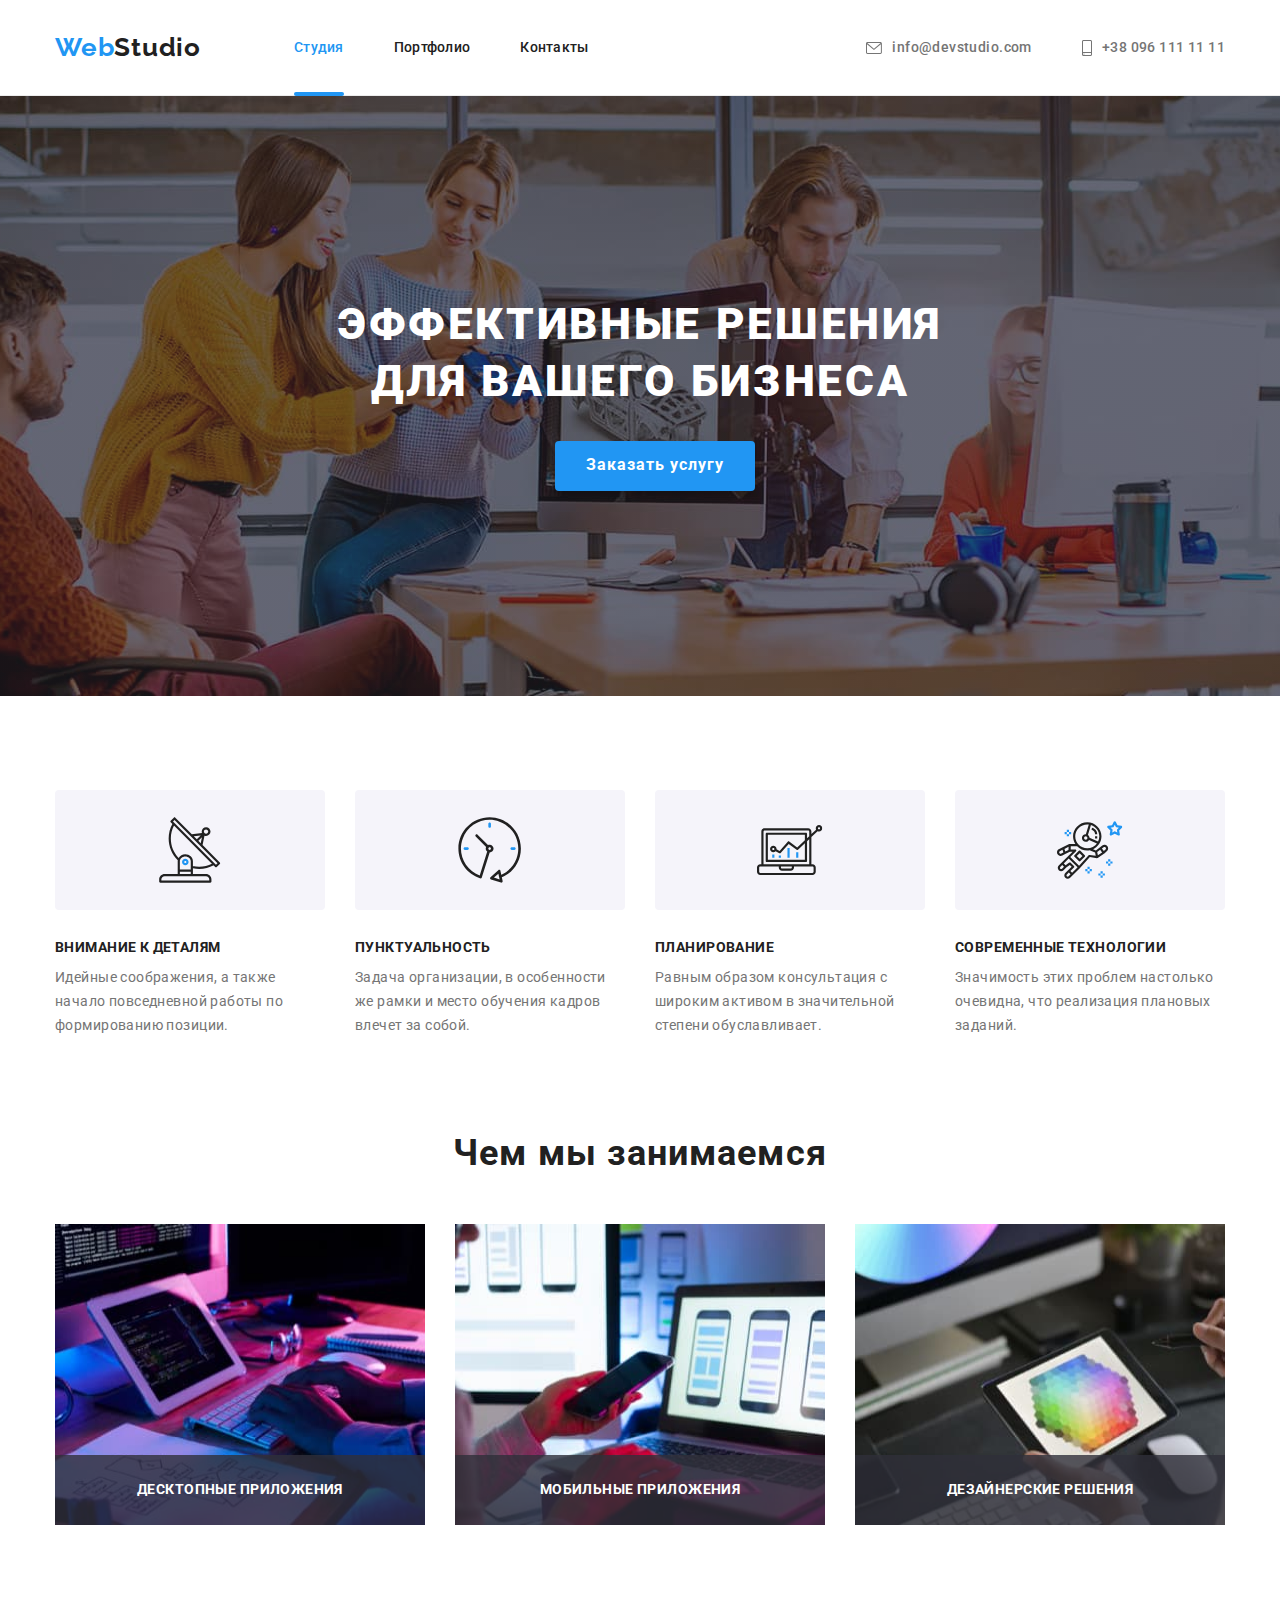
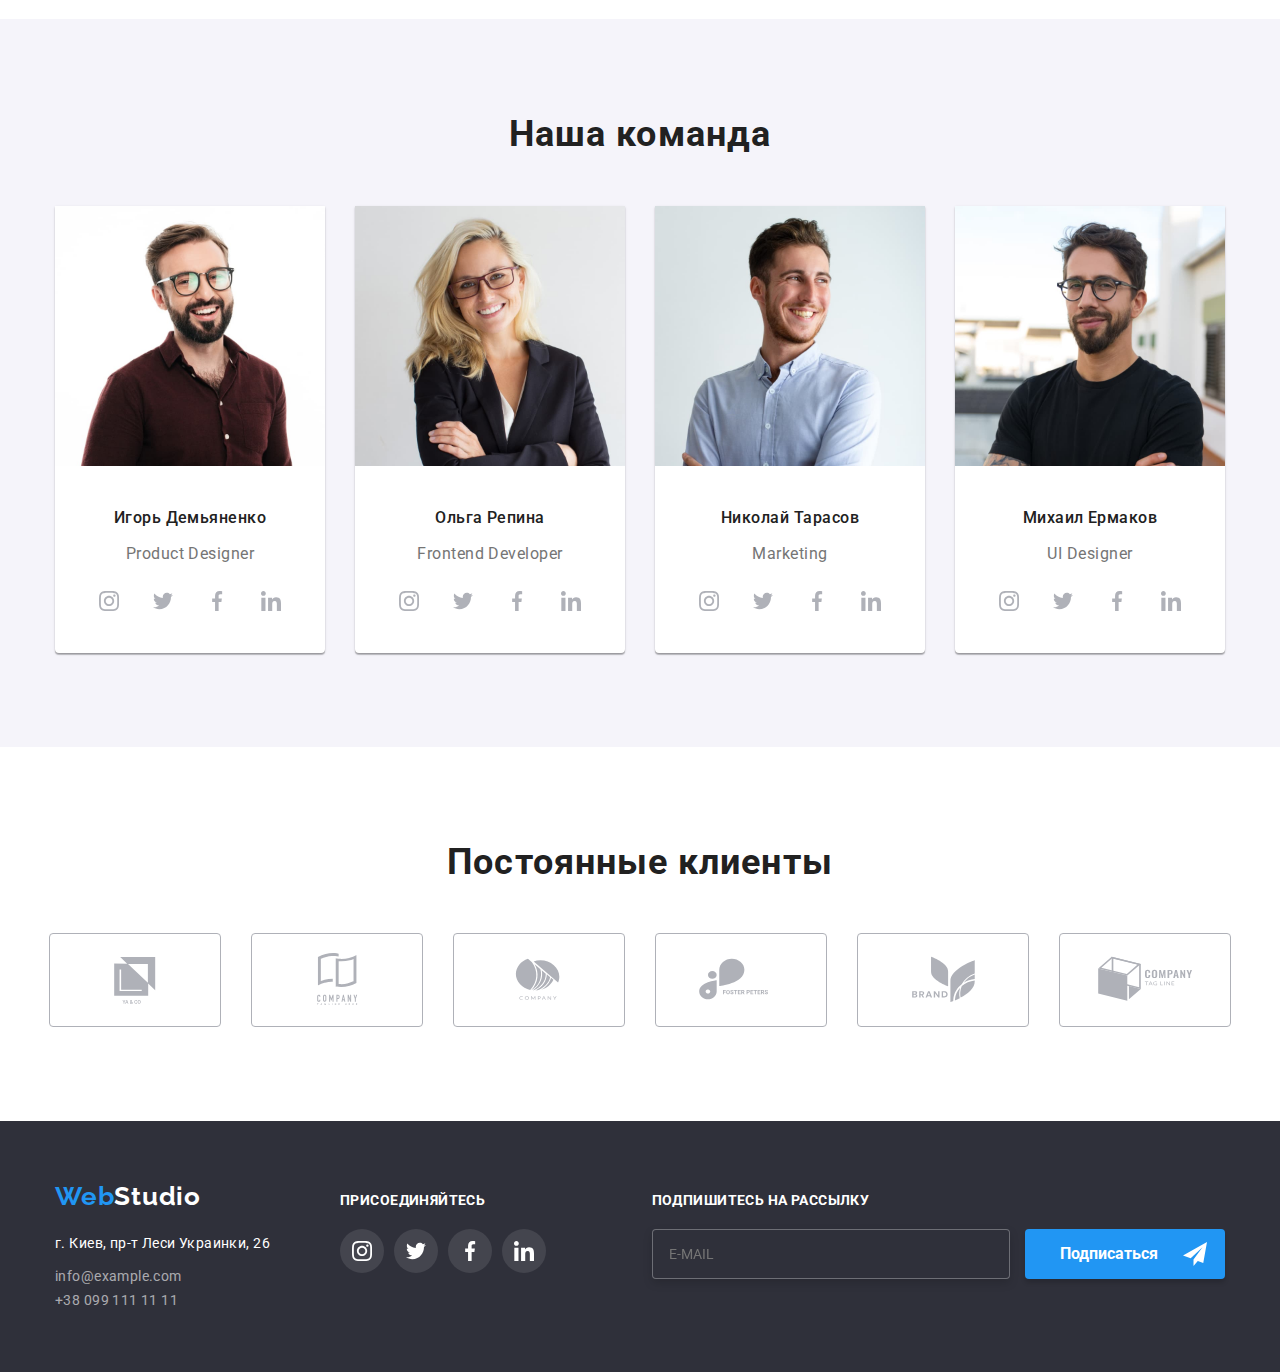
<file: index.html>
<!DOCTYPE html>
<html lang="ru">

<head>
    <meta charset="UTF-8">
    <meta http-equiv="X-UA-Compatible" content="IE=edge">
    <meta name="viewport" content="width=device-width, initial-scale=1.0">
    <title>Homework 7</title>
    <link rel="preconnect" href="https://fonts.googleapis.com">
    <link rel="preconnect" href="https://fonts.gstatic.com" crossorigin>
    <link href="https://fonts.googleapis.com/css2?family=Raleway:wght@700&family=Roboto:wght@400;500;700;900&display=swap" rel="stylesheet">
    <link rel="stylesheet" href="https://cdnjs.cloudflare.com/ajax/libs/modern-normalize/1.1.0/modern-normalize.min.css">
    <link rel="stylesheet" href="./css/main.min.css">
</head>

<body>
        <header class="header-section">

            <div class="conteiner">

                <div class="nav-links">

               <nav class="nav">
                   <div class="logo">
                       <a class="logo__web--blue" href="#">Web<span class="logo__studio--black">Studio</span></a>
                    </div>
                    

                <ul class="menu-links">

                    <li>
                        <a class="menu-links__nav-link current" href="./index.html">Студия</a>
                    </li>
        
                    <li>
                        <a class="menu-links__nav-link" href="./portfolio.html">Портфолио</a>
                    </li>

                    <li>
                        <a class="menu-links__nav-link" href="#">Контакты</a>
                    </li>

                </ul>
              </nav>
                
             <ul class="adress-head">
                    <li class="adress-head__item">        
                            <a href="mailto:info@devstudio.com" class="adress-head__link-mail">
                            <svg class="adress-head__icon-header" width="16" height="12">
                                <use href="./images/symbol-defs.svg#icon-envelope"></use>
                            </svg>
                            info@devstudio.com</a>
                    </li>
                   
                    <li class="adress-head__item">
                        <a class="adress-head__tel" href="tel:+380961111111">
                        <svg class="adress-head__icon-smartphone" width="10" height="16">
                            <use  href="./images/symbol-defs.svg#icon-smartphone"></use>
                        </svg>
                        +38 096 111 11 11</a>
                    </li>
                
                </ul>
            </div>
                 
            </div>
        </header>

    <main>
        
        <section class="img-hero-section hero-section">
            <div class="conteiner">
                <h1 class="hero-section__title">
                Эффективные решения для вашего бизнеса
                </h1>
        
                <button data-modal-open class="hero-button" type="submit">Заказать услугу</button>

                <div class="backdrop is-hidden" data-modal>
                    <div class="modal">
                        <div class="conteiner-modal">
                            <p class="conteiner-modal__form-title">Оставьте свои данные, мы вам перезвоним</p>

                            <form>
                            <div class="form-item">
                                <label class="form-item__label" for="username">Имя</label>
                                <div class="input-item "><input class="input-item__inner" type="text" name="username" id="username">
                                    <svg class="input-item__icon human">
                                        <use href="./images/symbol-defs.svg#icon-man"></use>
                                    </svg>
                
                                </div>
                                
                            </div>

                            <div class="form-item">
                                <label class="form-item__label" for="tel">Телефон</label>
                                <div class="input-item">
                                    <input class="input-item__inner" type="tel" id="tel">
                                    <svg class="input-item__icon telephone">
                                        <use href="./images/symbol-defs.svg#icon-tel"></use>
                                    </svg>
                                </div>
                                
                            </div>

                            <div class="form-item">
                                <label class="form-item__label" for="email">Почта</label>
                                <div class="input-item">
                                        <input class="input-item__inner" type="email" id="email">
                                     <svg class="input-item__icon envelope">
                                        <use href="./images/symbol-defs.svg#icon-mail"></use>
                                    </svg>
                                </div>
                                
                            </div>

                            <div class="form-item">
                                <label class="form-item__label" for="user-comment">Комментарий</label>
                                <textarea class="form-item__text" id="user-comment" name="user-comment" rows="10"
                                    placeholder="Введите текст"></textarea>
                            </div>

                            <div class="terms-condition">
                                <div class="terms-condition__inner">
                                    <div class="terms-condition__check-box-control">
                                       <input class="terms-condition__input visually-hidden" id="terms-condition" type="checkbox" name="terms-condition">              
                                       <svg class="terms-condition__icon"><use href="./images/symbol-defs.svg#icon-check"></use>
                                    </svg></div>
                                        <label class="terms-condition__text" for="terms-condition">Соглашаюсь с рассылкой и принимаю <span><a class="terms-condition__link"
                                                    href="">Условия договора</a></span></label>
                                </div>   
                            </div>
                            </form>

                            
                                <button type="submit" class="submit-button">Отправить</button>
                            

                        </div>
                        <button type="button" data-modal-close class="modal-close-button">
                            <svg class="modal-close-button__icon-close">
                                <use href="./images/symbol-defs.svg#icon-vector"></use>
                            </svg>
                        </button>
                    </div>
                </div>
            </div>
        </section>
    
       
        <section class="section">
            <div class="conteiner">
            <h2 class="hidden-title">
                Наши преимущества
            </h2>
        
            <ul class="benefits">
                <li class="list-item antenna">
                    <div class="list-item__icon-section">
                        <svg class="list-item__icon-antenna">
                            <use href="./images/symbol-defs.svg#icon-antenna"></use>
                        </svg>
                    </div>
                    <h3 class="h3-title">Внимание к деталям</h3>
                    <p class="text">Идейные соображения, а также начало повседневной работы по формированию позиции.</p>
                </li>
        
                <li class="list-item clock">
                    <div class="list-item__icon-section">
                        <svg class="list-item__icon-clock">
                            <use href="./images/symbol-defs.svg#icon-clock"></use>
                        </svg>
                    </div>
                    <h3 class="h3-title">Пунктуальность</h3>
                    <p class="text">Задача организации, в особенности же рамки и место обучения кадров влечет за собой.</p>
                </li>
        
                <li class="list-item computer">
                    <div class="list-item__icon-section">
                        <svg class="list-item__icon-computer">
                            <use href="./images/symbol-defs.svg#icon-computer"></use>
                        </svg>
                    </div>
                    <h3 class="h3-title">Планирование</h3>
                    <p class="text">Равным образом консультация с широким активом в значительной степени обуславливает.</p>
                </li>
        
                <li class="list-item astronaut">
                    <div class="list-item__icon-section">
                        <svg class="list-item__icon-astronaut">
                            <use href="./images/symbol-defs.svg#icon-astronaut"></use>
                        </svg>
                    </div>
                    <h3 class="h3-title">Современные технологии</h3>
                    <p class="text">Значимость этих проблем настолько очевидна, что реализация плановых заданий.</p>
                </li>
            </ul>
            </div>
        </section>
        
    
       

    
<section class="section photos">
  <div class="conteiner">
    <h2 class="secondary-title">Чем мы занимаемся</h2>

    <ul class="what-we-do">
        <li class="what-we-do__item">
            <img class="what-we-do__img" src="./images/box1.jpeg" alt="computer">
            <div class="what-we-do__overlay--computer">
                <p class="what-we-do__text">десктопные приложения</p>
            </div>
        </li>

        <li class="what-we-do__item">
            <img class="what-we-do__img" src="./images/box2.jpeg" alt="telephone">
            <div class="what-we-do__overlay--telephone">
                <p class="what-we-do__text">мобильные приложения</p>
            </div>
        </li>

        <li class="what-we-do__item">
            <img class="what-we-do__img" src="./images/box3.jpeg" alt="tablet">
            <div class="what-we-do__overlay--tablet">
                <p class="what-we-do__text">дезайнерские решения</p>
            </div>
        </li>
    </ul>
</div>
</section>

       
        
        <section class="section main-section-bgc">
            <div class="conteiner">
                <h2 class="secondary-title">Наша команда</h2>
            
                <ul class="our-team">
                    <li>
                        <img class="our-team__card" src="./images/img1.jpeg" alt="smiling man" >
                            <h3 class="name-title">Игорь Демьяненко</h3>
                            <p class="our-team__profesions">Product Designer</p> 
                            
                              <ul class="socials">
                                <li class="socials__item">
                                    <a class="socials__icon" href="">
                                    <svg class="socials__link">
                                        <use href="./images/symbol-defs.svg#icon-instagram"></use>
                                    </svg></a>
                                
                                </li>
                                <li class="socials__item">
                                    <a href="" class="socials__icon">
                                    <svg class="socials__link">
                                        <use href="./images/symbol-defs.svg#icon-twitter"></use>
                                    </svg></a>
                                </li>
                                <li class="socials__item">
                                    <a href="" class="socials__icon">
                                    <svg class="socials__link">
                                        <use href="./images/symbol-defs.svg#icon-facebook"></use>
                                    </svg></a>
                                </li>
                                <li class="socials__item">
                                    <a href="" class="socials__icon">
                                    <svg class="socials__link">
                                        <use href="./images/symbol-defs.svg#icon-linkedin"></use>
                                        </svg></a>
                                </li>
                              </ul>      
                    </li>
                    
                    <li>
                        <img class="our-team__card" src="./images/img2.jpeg" alt="smiling woman" width="270">
                        <h3 class="name-title">Ольга Репина</h3>
                        <p class="our-team__profesions">Frontend Developer</p>

                        <ul class="socials">
                            <li class="socials__item">
                                <a class="socials__icon" href="">
                                    <svg class="socials__link">
                                        <use href="./images/symbol-defs.svg#icon-instagram"></use>
                                    </svg></a>
                        
                            </li>
                            <li class="socials__item">
                                <a href="" class="socials__icon">
                                    <svg class="socials__link">
                                        <use href="./images/symbol-defs.svg#icon-twitter"></use>
                                    </svg></a>
                            </li>
                            <li class="socials__item">
                                <a href="" class="socials__icon">
                                    <svg class="socials__link">
                                        <use href="./images/symbol-defs.svg#icon-facebook"></use>
                                    </svg></a>
                            </li>
                            <li class="socials__item">
                                <a href="" class="socials__icon">
                                    <svg class="socials__link">
                                        <use href="./images/symbol-defs.svg#icon-linkedin"></use>
                                    </svg></a>
                            </li>
                        </ul>
                    </li>
            
                    <li>
                        <img class="our-team__card" src="./images/img3.jpeg" alt="smiling man" width="270">
                        <h3 class="name-title">Николай Тарасов</h3>
                        <p class="our-team__profesions">Marketing</p>

                        <ul class="socials">
                            <li class="socials__item">
                                <a class="socials__icon" href="">
                                    <svg class="socials__link">
                                        <use href="./images/symbol-defs.svg#icon-instagram"></use>
                                    </svg></a>
                        
                            </li>
                            <li class="socials__item">
                                <a href="" class="socials__icon">
                                    <svg class="socials__link">
                                        <use href="./images/symbol-defs.svg#icon-twitter"></use>
                                    </svg></a>
                            </li>
                            <li class="socials__item">
                                <a href="" class="socials__icon">
                                    <svg class="socials__link">
                                        <use href="./images/symbol-defs.svg#icon-facebook"></use>
                                    </svg></a>
                            </li>
                            <li class="socials__item">
                                <a href="" class="socials__icon">
                                    <svg class="socials__link">
                                        <use href="./images/symbol-defs.svg#icon-linkedin"></use>
                                    </svg></a>
                            </li>
                        </ul>
                    </li>
            
                    <li>
                        <img class="our-team__card" src="./images/img4.jpeg" alt="smiling man" width="270">
                        <h3 class="name-title">Михаил Ермаков</h3>
                        <p class="our-team__profesions">UI Designer</p>

                        <ul class="socials">
                            <li class="socials__item">
                                <a class="socials__icon" href="">
                                    <svg class="socials__link">
                                        <use href="./images/symbol-defs.svg#icon-instagram"></use>
                                    </svg></a>
                        
                            </li>
                            <li class="socials__item">
                                <a href="" class="socials__icon">
                                    <svg class="socials__link">
                                        <use href="./images/symbol-defs.svg#icon-twitter"></use>
                                    </svg></a>
                            </li>
                            <li class="socials__item">
                                <a href="" class="socials__icon">
                                    <svg class="socials__link">
                                        <use href="./images/symbol-defs.svg#icon-facebook"></use>
                                    </svg></a>
                            </li>
                            <li class="socials__item">
                                <a href="" class="socials__icon">
                                    <svg class="socials__link">
                                        <use href="./images/symbol-defs.svg#icon-linkedin"></use>
                                    </svg></a>
                            </li>
                        </ul>
                    </li>
                </ul>
                </div>
            </section>

            <section class="section">
                <div class="conteiner">
                <h2 class="secondary-title">Постоянные клиенты</h2>

                <ul class="our-clients">
                    <li  class="our-clients__item">
                        <a href="" class="our-clients__backgraund">
                            <svg class="our-clients__link">
                                <use href="./images/symbol-defs.svg#icon-Client1"></use>
                            </svg>
                        </a>

                    </li>
                    <li class="our-clients__item">
                            <a href="" class="our-clients__backgraund">
                                <svg class="our-clients__link">
                                    <use class="icon" href="./images/symbol-defs.svg#icon-Client2"></use>
                                </svg>
                        </a>
                    </li>
                    <li class="our-clients__item">
                            <a href="" class="our-clients__backgraund">
                                <svg class="our-clients__link">
                                    <use href="./images/symbol-defs.svg#icon-Client3"></use>
                                </svg>
                        </a>
                    </li>
                    <li class="our-clients__item">
                            <a href="" class="our-clients__backgraund">
                                <svg class="our-clients__link">
                                    <use href="./images/symbol-defs.svg#icon-Client4"></use>
                                </svg>
                        </a>
                    </li>
                    <li class="our-clients__item">
                            <a href="" class="our-clients__backgraund">
                                <svg class="our-clients__link">
                                    <use href="./images/symbol-defs.svg#icon-Client5"></use>
                                </svg>
                        </a>
                    </li>
                    <li class="our-clients__item">
                            <a href="" class="our-clients__backgraund">
                                <svg class="our-clients__link">
                                    <use href="./images/symbol-defs.svg#icon-Client6"></use>
                                </svg>
                        </a>
                    </li>
                </ul>
                </div>
            </section>
            
    </main>


        <footer class="footer">
        
            <div class="conteiner">
                <div class="footer-inner">
        
                    <div class="footer-first-row">
                        <div class="footer-logo">
                            <a class="footer-logo__web--blue" href="./index.html">Web<span class="footer-logo__studio--white">Studio</span></a>
                        </div>
                        
        
                        <address>
                            <ul>
                                <li>
                                    <p class="footer-first-row__adress">г. Киев, пр-т Леси Украинки, 26</p>
                                </li>
        
                                <li>
                                    <a class="footer-first-row__mail" href="mailto:info@example.com">info@example.com</a>
                                </li>
        
        
                                <li>
                                    <a class="footer-first-row__tel" href="tel:+380991111111">+38 099 111 11 11</a>
                                </li>
                            </ul>
                        </address>
                    </div>
        
                    <div class="footer-second-row">
                        <b class="footer-second-row__title">присоединяйтесь</b>
                        <ul class="footer-second-row__socials">
                            <li>
                                <a href="" class="footer-second-row__icon">
                                    <svg class="footer-second-row__socials-link">
                                        <use href="./images/symbol-defs.svg#icon-instagram"></use>
                                    </svg></a>
                            </li>
        
                            <li>
                                <a href="" class="footer-second-row__icon">
                                    <svg class="footer-second-row__socials-link">
                                        <use href="./images/symbol-defs.svg#icon-twitter"></use>
                                    </svg></a>
                            </li>
        
                            <li>
                                <a href="" class="footer-second-row__icon">
                                    <svg class="footer-second-row__socials-link">
                                        <use href="./images/symbol-defs.svg#icon-facebook"></use>
                                    </svg></a>
                            </li>
        
                            <li>
                                <a href="" class="footer-second-row__icon">
                                    <svg class="footer-second-row__socials-link">
                                        <use href="./images/symbol-defs.svg#icon-linkedin"></use>
                                    </svg></a>
                            </li>
                        </ul>
                    </div>

                    <form class="form-footer">
                    <p class="form-footer__title">подпишитесь на рассылку</p>
                    <label for="mail"></label>
                        <div class="form-footer-conteiner">
                                <input class="form-footer-conteiner__input" type="email" name="mail" id="mail" placeholder="E-mail" required>
                                <button class="form-footer-button" type="submit">Подписаться</button>
                                <svg class="form-footer-button__icon">
                                    <use href="./images/symbol-defs.svg#icon-icon-send"></use>
                                </svg>
                        </div>
                    </form>
                </div>
            </div>
        </footer>
    <script src="./js/modal.js"></script>
</body>
</html>
</file>
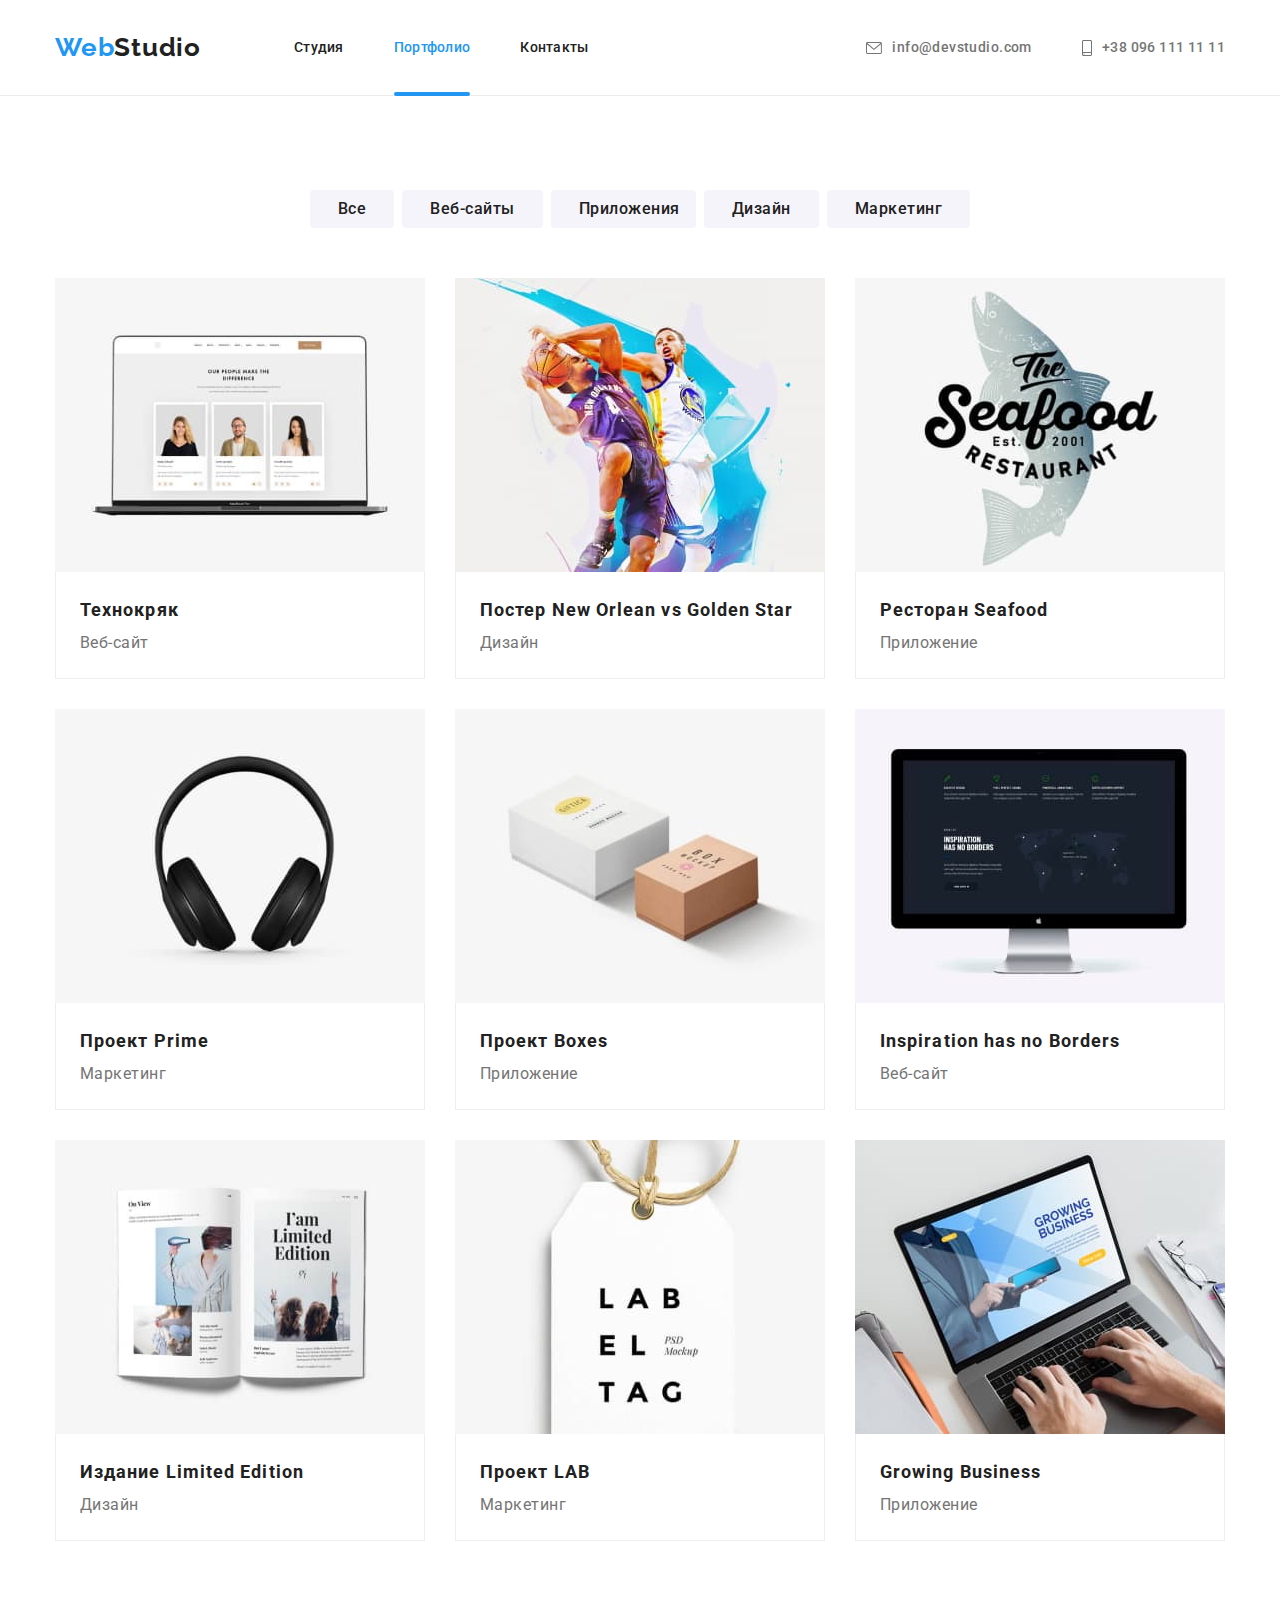
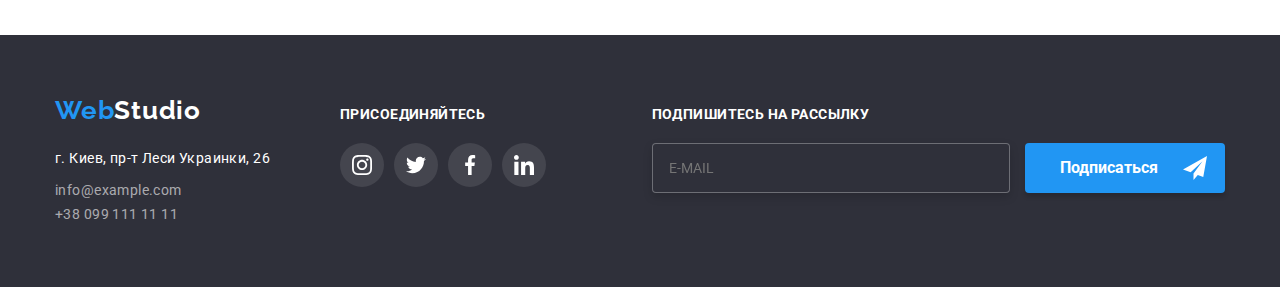
<file: portfolio.html>
<!DOCTYPE html>
<html lang="ru">

<head>
    <meta charset="UTF-8">
    <meta http-equiv="X-UA-Compatible" content="IE=edge">
    <meta name="viewport" content="width=device-width, initial-scale=1.0">
    <title>Homework 7</title>
    <link rel="preconnect" href="https://fonts.googleapis.com">
    <link rel="preconnect" href="https://fonts.gstatic.com" crossorigin>
    <link href="https://fonts.googleapis.com/css2?family=Raleway:wght@700&family=Roboto:wght@400;500;700;900&display=swap" rel="stylesheet">
    <link rel="stylesheet" href="https://cdnjs.cloudflare.com/ajax/libs/modern-normalize/1.1.0/modern-normalize.min.css">
    <link rel="stylesheet" href="./css/main.min.css">
</head>

<body>

    <header class="header-section">
    
        <div class="conteiner">
    
            <div class="nav-links">
    
                <nav class="nav">
                    <div class="logo">
                        <a class="logo__web--blue" href="#">Web<span class="logo__studio--black">Studio</span></a>
                    </div>
    
                    <ul class="menu-links">
    
                        <li>
                            <a class="menu-links__nav-link" href="./index.html">Студия</a>
                        </li>
    
                        <li>
                            <a class="menu-links__nav-link current" href="./portfolio.html">Портфолио</a>
                        </li>
    
                        <li>
                            <a class="menu-links__nav-link" href="#">Контакты</a>
                        </li>
    
                    </ul>
                </nav>
    
                <ul class="adress-head">
                    <li class="adress-head__item">
                        <a href="mailto:info@devstudio.com" class="adress-head__link-mail">
                            <svg class="adress-head__icon-header" width="16" height="12">
                                <use href="./images/symbol-defs.svg#icon-envelope"></use>
                            </svg>
                            info@devstudio.com</a>
                    </li>
    
                    <li class="adress-head__item">
                        <a class="adress-head__tel" href="tel:+380961111111">
                            <svg class="adress-head__icon-smartphone" width="10" height="16">
                                <use href="./images/symbol-defs.svg#icon-smartphone"></use>
                            </svg>
                            +38 096 111 11 11</a>
                    </li>
    
                </ul>
            </div>
    
        </div>
    </header>

    <main>

        <section class="section">
            <div class="conteiner">
                
                <ul class="nav-portfolio">
                    <li>
                        <button class="portfolio-buttons" type="button"><span class="portfolio-buttons__text">Все</span></button>
                    </li>
                
                    <li>
                        <button class="portfolio-buttons" type="button"><span class="portfolio-buttons__text">Веб-сайты</span></button>
                    </li>
                
                    <li>
                        <button class="portfolio-buttons" type="button"><span class="portfolio-buttons__text">Приложения</span></button>
                    </li>
                
                    <li>
                        <button class="portfolio-buttons" type="button"><span class="portfolio-buttons__text">Дизайн</span></button>
                    </li>
                
                    <li>
                        <button class="portfolio-buttons" type="button"><span class="portfolio-buttons__text">Маркетинг</span></button>
                    </li>
                </ul>
                
                
                
                <ul class="main-cards-block">
                    <li>
                        <a class="card-link-portfolio" href="">
                            <div class="product-thumb">
                                <img class="product-thumb__img" src="./images/laptop.jpeg" alt="Лептоп">
                                <p class="product-thumb__description">
                                    Ресурс предлагает комплексные предложения с разным уровнем
                                    функционала и сервисов. Все это позволит посетителю получить
                                    исчерпывающие сведения о компании или частном лице.
                                </p>
                            </div>
                            <div class="card-bottom">
                                <h2 class="card-bottom__title">Технокряк</h2>
                                <p class="card-bottom__description">Веб-сайт</p>
                            </div>
                    </a>
                        
                    </li>
                    <li>
                            <a class="card-link-portfolio" href="">
                        <div class="product-thumb">
                            <img class="product-thumb__img" src="./images/basketball.jpeg" alt="Баскетбол>">
                            <p class="product-thumb__description">
                            Ресурс предлагает комплексные предложения с разным уровнем функционала и сервисов. Все это позволит посетителю получить исчерпывающие сведения о компании или частном лице.
                            </p>
                        </div>

                    <div class="card-bottom">
                        <h2 class="card-bottom__title">Постер New Orlean vs Golden Star</h2>
                        <p class="card-bottom__description">Дизайн</p>
                    </div>
                </a>
                
                
                    <li>
                        <a class="card-link-portfolio" href="">
                            <div class="product-thumb">
                                <img class="product-thumb__img" src="./images/seafood.jpeg" alt="Seafood">
                                <p class="product-thumb__description">
                                    Ресурс предлагает комплексные предложения с разным уровнем функционала и сервисов. Все это позволит
                                    посетителю получить исчерпывающие сведения о компании или частном лице.
                                </p>
                            </div>
                        
                            <div class="card-bottom">
                                <h2 class="card-bottom__title">Ресторан Seafood</h2>
                                <p class="card-bottom__description">Приложение</p>
                            </div>
                        </a>
                    </li>
                
                    <li>
                        <a class="card-link-portfolio" href="">
                            <div class="product-thumb">
                                <img class="product-thumb__img" src="./images/headphones.jpeg" alt="Наушники">
                                <p class="product-thumb__description">
                                    Ресурс предлагает комплексные предложения с разным уровнем функционала и сервисов. Все это позволит
                                    посетителю получить исчерпывающие сведения о компании или частном лице.
                                </p>
                            </div>
                        
                            <div class="card-bottom">
                                <h2 class="card-bottom__title">Проект Prime</h2>
                                <p class="card-bottom__description">Маркетинг</p>
                            </div>
                        </a>
                    </li>
                
                    <li>
                        <a class="card-link-portfolio" href="">
                            <div class="product-thumb">
                                <img class="product-thumb__img" src="./images/box.jpeg" alt="Boxes">
                                <p class="product-thumb__description">
                                    Ресурс предлагает комплексные предложения с разным уровнем функционала и сервисов. Все это позволит
                                    посетителю получить исчерпывающие сведения о компании или частном лице.
                                </p>
                            </div>
                        
                            <div class="card-bottom">
                                <h2 class="card-bottom__title">Проект Boxes</h2>
                                <p class="card-bottom__description">Приложение</p>
                            </div>
                        </a>
                    </li>
                
                    <li>
                        <a class="card-link-portfolio" href="">
                            <div class="product-thumb">
                                <img class="product-thumb__img" src="./images/screen.jpeg" alt="Веб-сайт">
                                <p class="product-thumb__description">
                                    Ресурс предлагает комплексные предложения с разным уровнем функционала и сервисов. Все это позволит
                                    посетителю получить исчерпывающие сведения о компании или частном лице.
                                </p>
                            </div>
                        
                            <div class="card-bottom">
                                <h2 class="card-bottom__title">Inspiration has no Borders</h2>
                                <p class="card-bottom__description">Веб-сайт</p>
                            </div>
                        </a>
                    </li>
                
                    <li>
                        <a class="card-link-portfolio" href="">
                            <div class="product-thumb">
                                <img class="product-thumb__img" src="./images/book.jpeg" alt="Book">
                                <p class="product-thumb__description">
                                    Ресурс предлагает комплексные предложения с разным уровнем функционала и сервисов. Все это позволит
                                    посетителю получить исчерпывающие сведения о компании или частном лице.
                                </p>
                            </div>
                        
                            <div class="card-bottom">
                                <h2 class="card-bottom__title">Издание Limited Edition</h2>
                                <p class="card-bottom__description">Дизайн</p>
                            </div>
                        </a>
                    </li>
                
                    <li>
                        <a class="card-link-portfolio" href="">
                            <div class="product-thumb">
                                <img class="product-thumb__img" src="./images/label.jpeg" alt="Seafood">
                                <p class="product-thumb__description">
                                    Ресурс предлагает комплексные предложения с разным уровнем функционала и сервисов. Все это позволит
                                    посетителю получить исчерпывающие сведения о компании или частном лице.
                                </p>
                            </div>
                        
                            <div class="card-bottom">
                                <h2 class="card-bottom__title">Проект LAB</h2>
                                <p class="card-bottom__description">Маркетинг</p>
                            </div>
                        </a>
                    </li>
                
                    <li>
                    <a class="card-link-portfolio" href="">
                        <div class="product-thumb">
                            <img class="product-thumb__img" src="./images/notebook.jpeg" alt="Seafood">
                            <p class="product-thumb__description">
                                Ресурс предлагает комплексные предложения с разным уровнем функционала и сервисов. Все это позволит
                                посетителю получить исчерпывающие сведения о компании или частном лице.
                            </p>
                        </div>
                    
                        <div class="card-bottom">
                            <h2 class="card-bottom__title">Growing Business</h2>
                            <p class="card-bottom__description">Приложение</p>
                        </div>
                    </a>
                    </li>
   
                </ul>
                </div>
                </section>              
     </main>


    <footer class="footer">
    
        <div class="conteiner">
            <div class="footer-inner">
    
                <div class="footer-first-row">
                    <div class="footer-logo">
                        <a class="footer-logo__web--blue" href="./index.html">Web<span
                                class="footer-logo__studio--white">Studio</span></a>
                    </div>
    
    
                    <address>
                        <ul>
                            <li>
                                <p class="footer-first-row__adress">г. Киев, пр-т Леси Украинки, 26</p>
                            </li>
    
                            <li>
                                <a class="footer-first-row__mail" href="mailto:info@example.com">info@example.com</a>
                            </li>
    
    
                            <li>
                                <a class="footer-first-row__tel" href="tel:+380991111111">+38 099 111 11 11</a>
                            </li>
                        </ul>
                    </address>
                </div>
    
                <div class="footer-second-row">
                    <b class="footer-second-row__title">присоединяйтесь</b>
                    <ul class="footer-second-row__socials">
                        <li>
                            <a href="" class="footer-second-row__icon">
                                <svg class="footer-second-row__socials-link">
                                    <use href="./images/symbol-defs.svg#icon-instagram"></use>
                                </svg></a>
                        </li>
    
                        <li>
                            <a href="" class="footer-second-row__icon">
                                <svg class="footer-second-row__socials-link">
                                    <use href="./images/symbol-defs.svg#icon-twitter"></use>
                                </svg></a>
                        </li>
    
                        <li>
                            <a href="" class="footer-second-row__icon">
                                <svg class="footer-second-row__socials-link">
                                    <use href="./images/symbol-defs.svg#icon-facebook"></use>
                                </svg></a>
                        </li>
    
                        <li>
                            <a href="" class="footer-second-row__icon">
                                <svg class="footer-second-row__socials-link">
                                    <use href="./images/symbol-defs.svg#icon-linkedin"></use>
                                </svg></a>
                        </li>
                    </ul>
                </div>
    
                <form class="form-footer">
                    <p class="form-footer__title">подпишитесь на рассылку</p>
                    <label for="mail"></label>
                    <div class="form-footer-conteiner">
                        <input class="form-footer-conteiner__input" type="email" name="mail" id="mail" placeholder="E-mail"
                            required>
                        <button class="form-footer-button" type="submit">Подписаться</button>
                        <svg class="form-footer-button__icon">
                            <use href="./images/symbol-defs.svg#icon-icon-send"></use>
                        </svg>
                    </div>
                </form>
            </div>
        </div>
    </footer>
    </body>  
    </html>
</file>
<file: css/main.min.css>
html{scroll-behavior:smooth}*,*::before,*::after{box-sizing:border-box}a,p,h1,h2,h3,h4,ul,li{margin:0;padding:0}ul{list-style:none}:root{--accent-color: #2196F3;--text-color: #757575;--background-color: #ffffff;--title-text-color: #212121;--secont-title-text-color: #ffffff;--secondary-section-background: #2F303A;--footer-adress-color: rgba(255, 255, 255, 0.6);--portfolio-buttons-bgc: #F5F4FA;--grey-bgc: #F5F4FA;--light-grey-bgc: #E5E5E5;--head-border-color: #ECECEC;--portfolio-border-color: #EEEEEE;--fill-socials: #AFB1B8;--button-bgc-hover: #1976d2}body{color:var(--text-color);background-color:var(--background-color);font-family:"Roboto",sans-serif;font-size:14px;line-height:1.7;letter-spacing:.03em}.conteiner{max-width:1200px;padding:0 15px;margin:0 auto}.footer{padding:60px 0;background-color:var(--secondary-section-background)}.footer-logo__web--blue{display:flex;margin-bottom:20px;color:var(--accent-color);text-decoration:none;font-family:"Raleway",sans-serif;font-weight:700;font-size:26px;line-height:1.2;letter-spacing:.03em}.footer-logo__studio--white{color:var(--secont-title-text-color)}.footer-first-row{display:block}.footer-first-row__adress{margin:0;margin-bottom:9px;color:var(--secont-title-text-color);text-decoration:none;font-family:"Roboto",sans-serif;font-style:normal;font-size:14px;line-height:1.7;letter-spacing:.03em}.footer-first-row__mail{margin-top:0;margin-bottom:9px;color:var(--footer-adress-color);text-decoration:none;font-family:"Roboto",sans-serif;font-weight:400;font-style:normal;font-size:14px;line-height:1.7}.footer-first-row__tel{margin-top:0;margin-bottom:0;color:var(--footer-adress-color);text-decoration:none;font-family:"Roboto",sans-serif;font-weight:400;font-style:normal;font-size:14px;line-height:1.7}.footer-first-row__tel:hover,.footer-first-row__mail:hover{color:var(--accent-color)}.footer-second-row{display:inline-block;margin-left:70px}.footer-second-row__socials{display:flex;border:none;justify-content:center;gap:10px;margin-bottom:0px}.footer-second-row__title{display:block;align-items:baseline;color:var(--secont-title-text-color);font-family:"Roboto" sans-serif;font-style:normal;font-weight:700;font-size:14px;line-height:1.14;letter-spacing:.03em;text-transform:uppercase;margin-bottom:20px}.footer-second-row__icon{display:flex;align-items:center;justify-content:center;width:44px;height:44px;border-radius:50%;fill:var(--secont-title-text-color);background:rgba(255,255,255,.1);transition:background-color 250ms cubic-bezier(0.4, 0, 0.2, 1)}.footer-second-row__socials-link{width:20px;height:20px;fill:var(--secont-title-text-color)}.footer-second-row__icon:hover,.footer-second-row__icon:focus,.footer-second-row__icon:active{background-color:var(--accent-color)}.footer-second-row__icon:hover .footer-second-row__socials-link,.footer-second-row__icon:focus .footer-second-row__socials-link,.footer-second-row__icon:active .footer-second-row__socials-link{fill:var(--secont-title-text-color)}.footer-inner{display:flex;align-items:baseline;justify-content:space-between}.form-footer__title{margin-bottom:20px;font-family:"Roboto" sans-serif;font-style:normal;font-weight:700;font-size:14px;line-height:1.14;letter-spacing:.03em;text-transform:uppercase;color:var(--secont-title-text-color)}.form-footer-conteiner{position:relative}.form-footer-conteiner__input{width:358px;height:50px;background:var(--secondary-section-background);border:1px solid rgba(255,255,255,.3);filter:drop-shadow(0px 4px 4px rgba(0, 0, 0, 0.15));border-radius:4px;padding-left:16px;padding-right:16px;padding-top:15px;padding-bottom:15px;text-transform:uppercase;color:rgba(255,255,255,.6)}.form-footer-conteiner__input:hover,.form-footer-conteiner__input:focus,.form-footer-conteiner__input:active{border-color:var(--accent-color)}.form-footer-button{margin-left:12px;width:200px;height:50px;border:none;background:var(--accent-color);box-shadow:0px 4px 4px rgba(0,0,0,.15);border-radius:4px;padding-left:29px;padding-right:62px;font-family:"Roboto" sans-serif;font-style:normal;font-weight:700;font-size:16px;line-height:1.87;cursor:pointer;color:var(--secont-title-text-color);transition:background-color 250ms cubic-bezier(0.4, 0, 0.2, 1) scale(0.2)}.form-footer-button:hover,.form-footer-button:focus{background-color:var(--button-bgc-hover)}.form-footer-button__icon{position:absolute;width:24px;height:24px;right:18px;top:50%;transform:translateY(-50%)}.header-section{padding-top:32px;padding-bottom:32px;border-bottom:1px solid var(--head-border-color)}.adress-head__item{display:flex;align-items:center;fill:var(--text-color)}.adress-head__item:hover{fill:var(--accent-color)}.adress-head__icon-smartphone:hover{fill:var(--accent-color)}.adress-head li:not(:last-child){margin-right:50px}.backdrop{position:fixed;top:0;left:0;width:100%;height:100%;background:rgba(0,0,0,.2);opacity:1;transition:opacity 250ms cubic-bezier(0.4, 0, 0.2, 1),visibility 250ms cubic-bezier(0.4, 0, 0.2, 1);z-index:1}.backdrop.is-hidden{opacity:0;pointer-events:none;visibility:hidden}.backdrop.is-hidden .modal{transform:translate(-50%, -50%) scale(0.6)}.modal{width:528px;max-height:581px;height:100%;position:absolute;top:50%;left:50%;padding:40px 40px;background:var(--secont-title-text-color);box-shadow:0px 1px 3px rgba(0,0,0,.12),0px 1px 1px rgba(0,0,0,.14),0px 2px 1px rgba(0,0,0,.2);border-radius:4px;transform:translate(-50%, -50%) scale(1);transition:transform 250ms cubic-bezier(0.4, 0, 0.2, 1)}.modal-close-button{display:flex;align-items:center;justify-content:center;position:absolute;top:8px;right:8px;width:30px;height:30px;margin:0;padding:0;color:rgba(0,0,0,0);border:1px solid rgba(0,0,0,.1);border-radius:50%;cursor:pointer;background-color:inherit}.modal-close-button__icon-close{display:block;width:11px;height:11px;fill:#000}.modal-close-button__icon-close:hover,.modal-close-button__icon-close:focus{fill:var(--accent-color)}.form-footer{display:block;margin-left:auto;margin-right:0}.conteiner-modal__form-title{font-family:"Roboto" sans-serif;font-style:normal;font-weight:700;font-size:20px;line-height:1.15;text-align:center;letter-spacing:.03em;color:var(--title-text-color);margin-bottom:12px}.form-item{display:flex;flex-direction:column;justify-content:start;width:100%;height:100%}.form-item__label{display:flex;position:relative;padding-left:0;margin-bottom:4px;font-family:"Roboto" sans-serif;font-style:normal;font-weight:400;font-size:12px;line-height:1.16;letter-spacing:.01em;letter-spacing:.01em;color:var(--text-color)}.form-item__text{padding:12px 16px;margin-bottom:20px;resize:none;width:448px;height:120px;border:1px solid rgba(33,33,33,.2);border-radius:4px;color:var(--title-text-color);transition:transform 250ms cubic-bezier(0.4, 0, 0.2, 1)}.form-item__text:hover,.form-item__text:focus{border-color:var(--accent-color);color:var(--title-text-color)}.form-item__text:hover+.icon-item{fill:var(--accent-color)}.terms-condition__text{position:relative;font-family:"Roboto" sans-serif;font-style:normal;font-weight:400;font-size:14px;line-height:1.71;letter-spacing:.03em;color:var(--text-color);padding-left:36px;margin-bottom:30px}.terms-condition__check-box-control{display:flex;align-items:center;position:absolute;left:0;top:2px;margin-left:13.5px;width:16px;height:15px;background-color:var(--secont-title-text-color);border:1px solid var(--title-text-color);border-radius:2px}.terms-condition__link{color:var(--accent-color)}.terms-condition__input{width:16px;height:15px;opacity:0;border:1px solid var(--title-text-color);border-radius:2px}.terms-condition__icon{position:absolute;width:16px;margin-left:-1px;height:15px;opacity:0;background-color:var(--accent-color);fill:var(--white-color);border:rgba(0,0,0,0);border-radius:2px}.terms-condition__inner{display:flex;align-items:center;justify-content:center;position:relative}.terms-condition__input:checked+.terms-condition__icon{opacity:1}.terms-condition__check-box-control:active{opacity:1}.input-item{position:relative;width:100%;height:100%}.input-item__inner{display:flex;margin-bottom:10px;padding-left:40px;width:448px;height:40px;border:1px solid rgba(33,33,33,.2);border-radius:4px;color:var(--title-text-color);transition:transform 250ms cubic-bezier(0.4, 0, 0.2, 1)}.input-item__inner:hover,.input-item__inner:focus{border-color:var(--accent-color);color:var(--title-text-color)}.input-item__inner:hover+.input-item__icon,.input-item__inner:focus+.input-item__icon{fill:var(--accent-color)}.input-item__icon{position:absolute;display:flex;top:50%;left:12px;transform:translateY(-75%)}.human{width:12px;height:12px}.telephone{width:13px;height:13px}.envelope{width:15px;height:12px}.submit-button{width:200px;height:50px;background:var(--accent-color);box-shadow:0px 4px 4px rgba(0,0,0,.15);border-radius:4px;color:var(--secont-title-text-color);border:hidden;transition:background-color 250ms cubic-bezier(0.4, 0, 0.2, 1) scale(0.2);cursor:pointer;font-family:"Roboto" sans-serif;font-style:normal;font-weight:700;font-size:16px;line-height:1.88;letter-spacing:.06em;color:var(--secont-title-text-color)}.submit-button:hover,.submit-button:focus{background-color:var(--button-bgc-hover)}.nav{display:flex}.nav-links{display:flex;align-items:center;justify-content:center}.menu-links{display:flex;gap:50px;align-items:center;justify-content:space-evenly;margin-left:93px}.menu-links__nav-link{position:relative;color:var(--title-text-color);font-weight:500;font-size:14px;line-height:1.14;letter-spacing:.02em;text-decoration:none}.menu-links__nav-link:hover{color:var(--accent-color)}.menu-links__nav-link:focus{color:var(--accent-color)}.menu-links__nav-link.current{color:var(--accent-color)}.menu-links__nav-link.current::after{position:absolute;content:"";width:100%;height:4px;top:53px;left:0%;background-color:var(--accent-color);border-radius:2px}.adress-head{display:flex;justify-content:right;margin-left:auto;align-content:center}.adress-head__tel{display:flex;gap:10px;text-decoration:none;color:var(--text-color);font-family:"Roboto",sans-serif;font-style:normal;font-weight:500;font-size:14px;line-height:1.14;align-items:center}.adress-head__link-mail{display:flex;gap:10px;text-decoration:none;color:var(--text-color);font-family:"Roboto",sans-serif;font-style:normal;font-weight:500;font-size:14px;line-height:1.14;align-items:center}.adress-head__link-mail:hover,.adress-head :focus{color:var(--accent-color)}.adress-head__link-mail:hover,.adress-head :focus{fill:var(--accent-color)}.adress-head__tel:hover,.adress-head :focus{color:var(--accent-color)}.section{padding:94px 0}.hidden-title{position:absolute;width:1px;height:1px;margin:-1px;border:0;padding:0;white-space:nowrap;-webkit-clip-path:inset(100%);clip-path:inset(100%);clip:rect(0 0 0 0);overflow:hidden}.secondary-title{margin-top:0;margin-bottom:50px;text-align:center;color:var(--title-text-color);font-family:"Roboto",sans-serif;font-style:normal;font-weight:700;font-size:36px;line-height:1.17;letter-spacing:.03em}.h3-title{margin-bottom:10px;text-align:left;color:var(--title-text-color);font-family:"Roboto",sans-serif;font-style:normal;font-weight:700;font-size:14px;line-height:1.14;letter-spacing:.03em;text-transform:uppercase}.text{text-align:left}.name-title{margin-bottom:10px;text-align:center;color:var(--title-text-color);font-family:"Roboto",sans-serif;font-style:normal;font-weight:500;font-size:16px;line-height:1.9;letter-spacing:.03em}.benefits{display:flex;justify-content:space-evenly;gap:30px}.list-item__icon-section{display:flex;justify-content:center;align-items:center;width:270px;height:120px;border-radius:4px;margin-bottom:30px;background-color:var(--portfolio-buttons-bgc)}.list-item__icon-antenna,.list-item__icon-clock,.list-item__icon-computer,.list-item__icon-astronaut{width:65.32px;height:70px;fill:var(--title-text-color)}.hero-section{padding:0 auto;margin:0 auto}.hero-section__title{max-width:696px;display:inline-block;margin-bottom:30px;font-family:"Roboto",sans-serif;font-style:normal;font-weight:900;font-size:44px;line-height:1.3;text-align:center;letter-spacing:.06em;text-transform:uppercase;color:var(--secont-title-text-color)}.img-hero-section{max-width:1600px;height:600px;margin-left:auto;margin-right:auto;background-image:linear-gradient(to right, rgba(47, 48, 58, 0.4), rgba(47, 48, 58, 0.4)),url(../images/hero-section.jpeg);background-repeat:no-repeat;background-position:center;background-size:cover;padding:200px 0;text-align:center;background-color:var(--secondary-section-background)}.hero-button{display:flex;justify-content:space-evenly;align-items:center;margin-left:500px;width:200px;height:50px;color:var(--secont-title-text-color);background-color:var(--accent-color);font-family:"Roboto",sans-serif;font-style:normal;font-weight:700;font-size:16px;line-height:1.9;text-align:center;letter-spacing:.06em;cursor:pointer;box-shadow:0px 4px 4px rgba(0,0,0,.15);border-radius:4px;border:hidden;transition:transform 250ms cubic-bezier(0.4, 0, 0.2, 1) scale(0.2)}.hero-button:focus,.hero-button:hover,.hero-button:active{background-color:var(--button-bgc-hover)}.logo__web--blue{display:flex;color:var(--accent-color);text-decoration:none;font-family:"Raleway",sans-serif;font-weight:700;font-size:26px;line-height:1.2;letter-spacing:.03em}.logo__studio--black{display:flex;color:var(--title-text-color);text-decoration:none;font-family:"Raleway",sans-serif;font-weight:700;font-size:26px;line-height:1.2;letter-spacing:.03em}.our-clients{display:flex;justify-content:center;gap:30px;transition:border 250ms cubic-bezier(0.4, 0, 0.2, 1),border-radius 250ms cubic-bezier(0.4, 0, 0.2, 1)}.our-clients__link{width:170px;height:92px;fill:var(--fill-socials);transition:fill 250ms cubic-bezier(0.4, 0, 0.2, 1)}.our-clients__link:hover{fill:var(--accent-color)}.our-clients__link:focus{fill:var(--accent-color)}.our-clients__backgraund{width:100%;height:100%;display:flex;justify-items:center;align-items:center;border:1px solid var(--fill-socials);border-radius:4px}.our-clients__backgraund:hover{border-color:var(--accent-color)}.our-clients__backgraund:focus{border-color:var(--accent-color)}.our-team{display:flex;justify-content:space-evenly;gap:30px}.our-team__profesions{margin-bottom:16px;text-align:center;color:var(--text-color);font-family:"Roboto",sans-serif;font-style:normal;font-weight:400;font-size:16px;line-height:1.19;letter-spacing:.03em}.our-team__card{padding-bottom:30px;margin-right:0;width:270px}.our-team>li{background-color:var(--background-color);box-shadow:0px 1px 3px rgba(0,0,0,.12),0px 1px 1px rgba(0,0,0,.14),0px 2px 1px rgba(0,0,0,.2);border-radius:0px 0px 4px 4px}.main-section-bgc{background-color:var(--grey-bgc)}.socials{display:flex;align-items:center;justify-content:center;border:none;gap:10px;margin-bottom:30px}.socials__item{width:44px;height:44px}.socials__link{width:20px;height:20px;fill:var(--fill-socials);transition:fill 250ms cubic-bezier(0.4, 0, 0.2, 1)}.socials__icon{display:flex;align-items:center;justify-content:center;width:100%;height:100%;border-radius:50%;fill:var(--fill-socials);transition:background-color 250ms cubic-bezier(0.4, 0, 0.2, 1)}.socials__icon:hover,.socials__icon:focus,.socials__icon:active{background-color:var(--accent-color)}.socials__icon:hover .socials__link,.socials__icon:focus .socials__link,.socials__icon:active .socials__link{fill:var(--secont-title-text-color)}.photos{padding-top:0}.what-we-do{display:flex;justify-content:space-evenly;gap:30px;width:370}.what-we-do__overlay--computer,.what-we-do__overlay--telephone,.what-we-do__overlay--tablet{display:flex;display:flex;align-items:center;justify-content:center;position:absolute;width:370px;height:70px;background:rgba(47,48,58,.8);bottom:0;left:0}.what-we-do__text{font-family:"Roboto" sans-serif;font-style:normal;font-weight:700;font-size:14px;line-height:1.14;letter-spacing:.03em;text-transform:uppercase;color:var(--background-color)}.what-we-do__img{width:100%;height:100%;position:relative}.what-we-do__item{position:relative}.main-cards-block{display:flex;flex-wrap:wrap;gap:30px}.card-link-portfolio{position:relative;overflow:hidden;display:block;width:370px;text-decoration:none;overflow:hidden}.card-link-portfolio:hover .product-thumb__description,.card-link-portfolio:focus .product-thumb__description{transform:translateY(0)}.card-link-portfolio:hover,.card-link-portfolio:focus{box-shadow:0px 1px 1px rgba(0,0,0,.12),0px 4px 4px rgba(0,0,0,.06),1px 4px 6px rgba(0,0,0,.16)}.product-thumb{position:relative;overflow:hidden}.product-thumb__img{display:block;width:100%;max-height:auto;margin-right:0}.product-thumb__description{position:absolute;top:0;left:0;font-size:18px;line-height:1.56;letter-spacing:.03em;color:var(--secont-title-text-color);background-color:rgba(33,150,243,.9);padding:63px 24px;transform:translateY(100%);transition:transform 250ms cubic-bezier(0.4, 0, 0.2, 1)}.card-bottom{overflow:hidden;left:0;bottom:10px;margin-top:0;padding-top:20px;padding-left:24px;border-left:1px solid var(--portfolio-border-color);border-right:1px solid var(--portfolio-border-color);border-bottom:1px solid var(--portfolio-border-color)}.card-bottom__title{color:var(--title-text-color);font-family:"Roboto",sans-serif;font-style:normal;font-weight:700;font-size:18px;line-height:2;letter-spacing:.06em}.card-bottom__description{color:var(--text-color);font-family:"Roboto",sans-serif;font-style:normal;font-weight:400;font-size:16px;line-height:1.88;letter-spacing:.03em;margin-bottom:20px}.portfolio-header-section{padding:32px;border-bottom:1px solid var(--head-border-color)}.nav-portfolio{display:flex;align-items:center;justify-content:center;margin-bottom:50px;gap:8px}.portfolio-buttons{max-width:145px;height:38px;gap:8px;margin-top:0;margin-bottom:0;border-radius:4px;border-style:hidden;font-family:"Roboto",sans-serif;font-style:normal;font-weight:500;font-size:16px;line-height:1.62;text-align:center;letter-spacing:.03em;color:var(--title-text-color);background-color:var(--portfolio-buttons-bgc);transition:background-color 250ms cubic-bezier(0.4, 0, 0.2, 1),color 250ms cubic-bezier(0.4, 0, 0.2, 1),box-shadow 250ms cubic-bezier(0.4, 0, 0.2, 1)}.portfolio-buttons__text{padding-left:22px;padding-right:22px}.portfolio-buttons:hover{color:var(--secont-title-text-color);background-color:var(--accent-color);box-shadow:0px 3px 1px rgba(0,0,0,.1),0px 1px 2px rgba(0,0,0,.08),0px 2px 2px rgba(0,0,0,.12);border-radius:4px}.portfolio-buttons:focus{color:var(--secont-title-text-color);background-color:var(--accent-color);box-shadow:0px 3px 1px rgba(0,0,0,.1),0px 1px 2px rgba(0,0,0,.08),0px 2px 2px rgba(0,0,0,.12);border-radius:4px}
</file>
